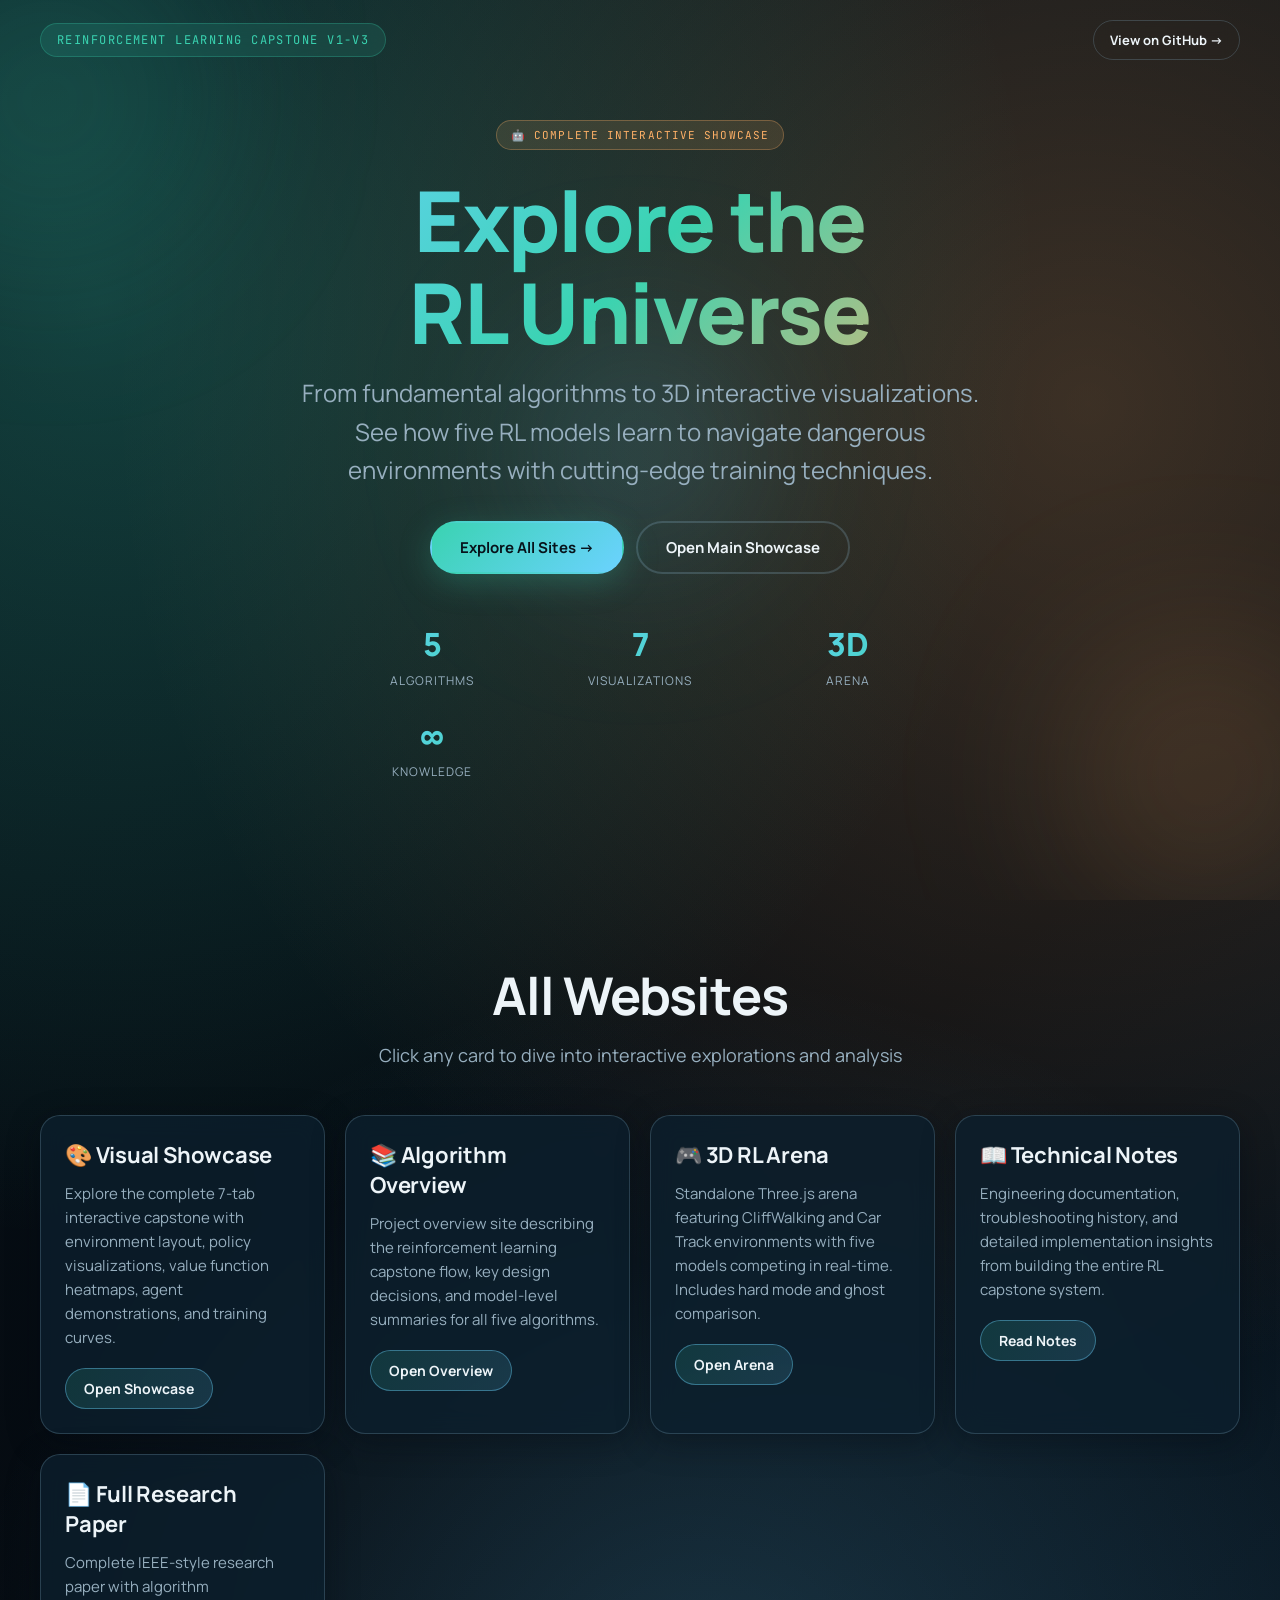
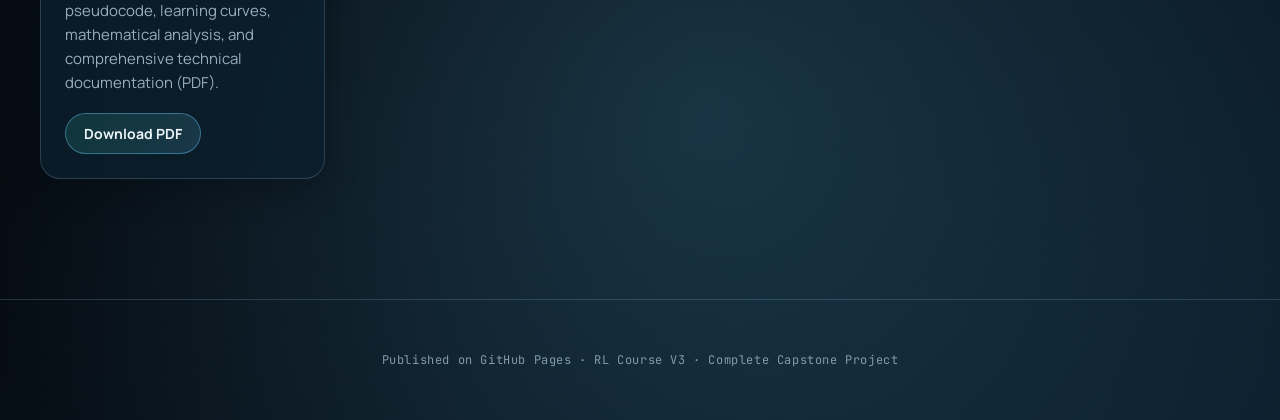
<file: index.html>
<!DOCTYPE html>
<html lang="en">
<head>
  <meta charset="UTF-8">
  <meta name="viewport" content="width=device-width, initial-scale=1.0">
  <title>RL Course Hub | Complete Capstone Showcase</title>
  <link rel="preconnect" href="https://fonts.googleapis.com">
  <link rel="preconnect" href="https://fonts.gstatic.com" crossorigin>
  <link href="https://fonts.googleapis.com/css2?family=Manrope:wght@400;500;600;700;800&family=JetBrains+Mono:wght@500&display=swap" rel="stylesheet">
  <style>
    :root {
      --bg: #07121a;
      --bg-soft: #0b1d2b;
      --text: #edf4f8;
      --muted: #97afbf;
      --card: rgba(12, 31, 46, 0.78);
      --line: rgba(150, 196, 223, 0.22);
      --accent-a: #3ad3b1;
      --accent-b: #ffb167;
      --accent-c: #6bd2ff;
    }

    * { box-sizing: border-box; }

    html, body { margin: 0; padding: 0; }

    body {
      min-height: 100vh;
      font-family: "Manrope", sans-serif;
      color: var(--text);
      background:
        radial-gradient(circle at 8% 15%, rgba(58, 211, 177, 0.25), transparent 45%),
        radial-gradient(circle at 85% 20%, rgba(255, 177, 103, 0.22), transparent 50%),
        radial-gradient(circle at 55% 85%, rgba(107, 210, 255, 0.18), transparent 40%),
        linear-gradient(140deg, var(--bg), #050a10 58%, var(--bg-soft));
      overflow-x: hidden;
      position: relative;
    }

    /* Animated background elements */
    .floating-orbs {
      position: fixed;
      inset: 0;
      pointer-events: none;
      z-index: 0;
      overflow: hidden;
    }

    .orb {
      position: absolute;
      border-radius: 50%;
      filter: blur(60px);
      opacity: 0.15;
      mix-blend-mode: screen;
    }

    .orb-1 {
      width: 400px;
      height: 400px;
      background: radial-gradient(circle, #3ad3b1, transparent);
      top: -100px;
      left: -150px;
      animation: float1 15s ease-in-out infinite;
    }

    .orb-2 {
      width: 350px;
      height: 350px;
      background: radial-gradient(circle, #ffb167, transparent);
      bottom: -50px;
      right: -100px;
      animation: float2 18s ease-in-out infinite;
    }

    .orb-3 {
      width: 300px;
      height: 300px;
      background: radial-gradient(circle, #6bd2ff, transparent);
      top: 50%;
      left: 50%;
      transform: translate(-50%, -50%);
      animation: float3 20s ease-in-out infinite;
    }

    @keyframes float1 {
      0%, 100% { transform: translate(0, 0); }
      50% { transform: translate(40px, -60px); }
    }

    @keyframes float2 {
      0%, 100% { transform: translate(0, 0); }
      50% { transform: translate(-50px, 50px); }
    }

    @keyframes float3 {
      0%, 100% { transform: translate(-50%, -50%) scale(1); }
      50% { transform: translate(-50%, -50%) scale(1.1); }
    }

    /* Hero section */
    .hero-container {
      position: relative;
      z-index: 1;
      min-height: 100vh;
      display: flex;
      flex-direction: column;
      justify-content: center;
      align-items: center;
      text-align: center;
      padding: 60px 20px;
    }

    .header-bar {
      position: absolute;
      top: 0;
      left: 0;
      right: 0;
      display: flex;
      justify-content: space-between;
      align-items: center;
      gap: 16px;
      padding: 20px 40px;
      z-index: 10;
    }

    .header-tag {
      font-family: "JetBrains Mono", monospace;
      font-size: 12px;
      letter-spacing: 0.12em;
      text-transform: uppercase;
      color: var(--accent-a);
      background: rgba(58, 211, 177, 0.12);
      border: 1px solid rgba(58, 211, 177, 0.25);
      border-radius: 999px;
      padding: 8px 16px;
      backdrop-filter: blur(8px);
      animation: slideDown 0.8s ease-out;
    }

    .header-repo {
      color: var(--text);
      text-decoration: none;
      border: 1px solid var(--line);
      border-radius: 999px;
      padding: 10px 16px;
      font-size: 13px;
      font-weight: 700;
      transition: all 0.3s ease;
      backdrop-filter: blur(8px);
      animation: slideDown 0.8s ease-out;
    }

    .header-repo:hover {
      border-color: var(--accent-c);
      background: rgba(107, 210, 255, 0.08);
      transform: translateY(-2px);
    }

    /* Hero content */
    .hero-content {
      max-width: 900px;
      animation: fadeInUp 1s ease-out 0.2s both;
    }

    .hero-badge {
      display: inline-block;
      font-family: "JetBrains Mono", monospace;
      font-size: 11px;
      letter-spacing: 0.1em;
      text-transform: uppercase;
      color: var(--accent-b);
      background: rgba(255, 177, 103, 0.12);
      border: 1px solid rgba(255, 177, 103, 0.3);
      border-radius: 999px;
      padding: 7px 14px;
      margin-bottom: 24px;
      backdrop-filter: blur(6px);
    }

    .hero-title {
      margin: 0 0 16px;
      font-size: clamp(44px, 8vw, 84px);
      font-weight: 800;
      line-height: 1.1;
      letter-spacing: -0.02em;
      background: linear-gradient(135deg, var(--accent-c) 0%, var(--accent-a) 50%, var(--accent-b) 100%);
      -webkit-background-clip: text;
      -webkit-text-fill-color: transparent;
      background-clip: text;
      text-wrap: balance;
    }

    .hero-subtitle {
      margin: 0 0 32px;
      font-size: clamp(16px, 3vw, 24px);
      color: var(--muted);
      line-height: 1.6;
      max-width: 700px;
      margin-left: auto;
      margin-right: auto;
      font-weight: 400;
    }

    .hero-buttons {
      display: flex;
      gap: 12px;
      justify-content: center;
      flex-wrap: wrap;
      margin-bottom: 48px;
    }

    .btn {
      display: inline-flex;
      align-items: center;
      gap: 8px;
      padding: 14px 28px;
      font-size: 15px;
      font-weight: 700;
      border-radius: 999px;
      text-decoration: none;
      transition: all 0.3s ease;
      border: 2px solid transparent;
      font-family: inherit;
      cursor: pointer;
    }

    .btn-primary {
      background: linear-gradient(135deg, var(--accent-a), var(--accent-c));
      color: var(--bg);
      box-shadow: 0 8px 32px rgba(58, 211, 177, 0.25);
    }

    .btn-primary:hover {
      transform: translateY(-3px);
      box-shadow: 0 12px 48px rgba(58, 211, 177, 0.35);
    }

    .btn-secondary {
      background: transparent;
      color: var(--text);
      border: 2px solid var(--line);
      backdrop-filter: blur(8px);
    }

    .btn-secondary:hover {
      border-color: var(--accent-c);
      background: rgba(107, 210, 255, 0.08);
      transform: translateY(-3px);
    }

    .hero-stats {
      display: grid;
      grid-template-columns: repeat(auto-fit, minmax(140px, 1fr));
      gap: 24px;
      max-width: 600px;
      margin: 48px auto 0;
    }

    .stat {
      text-align: center;
      animation: fadeInUp 1s ease-out 0.6s both;
    }

    .stat-number {
      font-size: 32px;
      font-weight: 800;
      background: linear-gradient(135deg, var(--accent-c), var(--accent-a));
      -webkit-background-clip: text;
      -webkit-text-fill-color: transparent;
      background-clip: text;
    }

    .stat-label {
      font-size: 12px;
      letter-spacing: 0.08em;
      text-transform: uppercase;
      color: var(--muted);
      margin-top: 6px;
    }

    /* Main content section */
    .main-content {
      position: relative;
      z-index: 1;
      padding: 60px 20px;
    }

    .section-header {
      text-align: center;
      margin-bottom: 48px;
    }

    .section-title {
      margin: 0;
      font-size: clamp(32px, 5vw, 52px);
      font-weight: 700;
      letter-spacing: -0.02em;
      margin-bottom: 12px;
    }

    .section-subtitle {
      margin: 0;
      font-size: clamp(15px, 2.5vw, 18px);
      color: var(--muted);
      max-width: 600px;
      margin-left: auto;
      margin-right: auto;
    }

    .grid {
      max-width: 1200px;
      margin: 0 auto;
      display: grid;
      grid-template-columns: repeat(auto-fit, minmax(280px, 1fr));
      gap: 20px;
    }

    .card {
      position: relative;
      border: 1px solid var(--line);
      border-radius: 20px;
      padding: 24px;
      background: var(--card);
      box-shadow: 0 8px 32px rgba(4, 11, 17, 0.4);
      backdrop-filter: blur(12px);
      transform: translateY(12px);
      opacity: 0;
      animation: cardIn 0.6s ease-out forwards;
      transition: all 0.3s ease;
    }

    .card:nth-child(1) { animation-delay: 0.1s; }
    .card:nth-child(2) { animation-delay: 0.2s; }
    .card:nth-child(3) { animation-delay: 0.3s; }
    .card:nth-child(4) { animation-delay: 0.4s; }
    .card:nth-child(5) { animation-delay: 0.5s; }

    .card::before {
      content: "";
      position: absolute;
      inset: -1px;
      border-radius: inherit;
      background: linear-gradient(130deg, rgba(58, 211, 177, 0.2), transparent 40%, rgba(107, 210, 255, 0.15));
      z-index: -1;
      opacity: 0;
      transition: opacity 0.3s ease;
    }

    .card:hover {
      transform: translateY(4px);
      border-color: var(--accent-a);
    }

    .card:hover::before { opacity: 1; }

    .card h2 {
      margin: 0 0 12px;
      font-size: 22px;
      font-weight: 700;
      letter-spacing: -0.01em;
    }

    .card p {
      margin: 0 0 18px;
      color: var(--muted);
      line-height: 1.6;
      font-size: 15px;
    }

    .card-btn {
      display: inline-flex;
      align-items: center;
      gap: 8px;
      color: var(--text);
      text-decoration: none;
      background: linear-gradient(120deg, rgba(58, 211, 177, 0.15), rgba(107, 210, 255, 0.15));
      border: 1px solid rgba(107, 210, 255, 0.4);
      border-radius: 999px;
      padding: 10px 18px;
      font-size: 14px;
      font-weight: 700;
      transition: all 0.25s ease;
    }

    .card-btn:hover {
      transform: translateX(4px);
      border-color: var(--accent-c);
      background: linear-gradient(120deg, rgba(58, 211, 177, 0.25), rgba(107, 210, 255, 0.25));
    }

    .footer {
      text-align: center;
      padding: 40px 20px;
      border-top: 1px solid var(--line);
      margin-top: 60px;
      position: relative;
      z-index: 1;
    }

    .footer-text {
      font-family: "JetBrains Mono", monospace;
      font-size: 12px;
      color: var(--muted);
      letter-spacing: 0.05em;
      opacity: 0.85;
    }

    @keyframes fadeInUp {
      from {
        transform: translateY(30px);
        opacity: 0;
      }
      to {
        transform: translateY(0);
        opacity: 1;
      }
    }

    @keyframes slideDown {
      from {
        transform: translateY(-20px);
        opacity: 0;
      }
      to {
        transform: translateY(0);
        opacity: 1;
      }
    }

    @keyframes cardIn {
      to {
        transform: translateY(0);
        opacity: 1;
      }
    }

    @media (max-width: 768px) {
      .header-bar {
        padding: 16px 20px;
        flex-direction: column;
        gap: 12px;
      }

      .hero-title {
        font-size: 48px;
      }

      .hero-buttons {
        flex-direction: column;
        gap: 10px;
      }

      .btn {
        width: 100%;
        justify-content: center;
      }

      .hero-stats {
        grid-template-columns: repeat(2, 1fr);
      }
    }
  </style>
</head>
<body>
  <!-- Floating animated background -->
  <div class="floating-orbs">
    <div class="orb orb-1"></div>
    <div class="orb orb-2"></div>
    <div class="orb orb-3"></div>
  </div>

  <!-- Hero Section -->
  <section class="hero-container">
    <div class="header-bar">
      <span class="header-tag">Reinforcement Learning Capstone V1-V3</span>
      <a class="header-repo" href="https://github.com/Xtreamsmarx/RL" target="_blank" rel="noopener noreferrer">
        View on GitHub →
      </a>
    </div>

    <div class="hero-content">
      <div class="hero-badge">🤖 Complete Interactive Showcase</div>

      <h1 class="hero-title">Explore the RL Universe</h1>

      <p class="hero-subtitle">
        From fundamental algorithms to 3D interactive visualizations. See how five RL models learn to navigate dangerous environments with cutting-edge training techniques.
      </p>

      <div class="hero-buttons">
        <a href="#sections" class="btn btn-primary">Explore All Sites →</a>
        <a href="website/visual.html" class="btn btn-secondary">Open Main Showcase</a>
      </div>

      <div class="hero-stats">
        <div class="stat">
          <div class="stat-number">5</div>
          <div class="stat-label">Algorithms</div>
        </div>
        <div class="stat">
          <div class="stat-number">7</div>
          <div class="stat-label">Visualizations</div>
        </div>
        <div class="stat">
          <div class="stat-number">3D</div>
          <div class="stat-label">Arena</div>
        </div>
        <div class="stat">
          <div class="stat-number">∞</div>
          <div class="stat-label">Knowledge</div>
        </div>
      </div>
    </div>
  </section>

  <!-- Main Content -->
  <div class="main-content">
    <section id="sections">
      <div class="section-header">
        <h2 class="section-title">All Websites</h2>
        <p class="section-subtitle">Click any card to dive into interactive explorations and analysis</p>
      </div>

      <div class="grid">
        <article class="card">
          <h2>🎨 Visual Showcase</h2>
          <p>Explore the complete 7-tab interactive capstone with environment layout, policy visualizations, value function heatmaps, agent demonstrations, and training curves.</p>
          <a class="card-btn" href="website/visual.html">Open Showcase</a>
        </article>

        <article class="card">
          <h2>📚 Algorithm Overview</h2>
          <p>Project overview site describing the reinforcement learning capstone flow, key design decisions, and model-level summaries for all five algorithms.</p>
          <a class="card-btn" href="website/index.html">Open Overview</a>
        </article>

        <article class="card">
          <h2>🎮 3D RL Arena</h2>
          <p>Standalone Three.js arena featuring CliffWalking and Car Track environments with five models competing in real-time. Includes hard mode and ghost comparison.</p>
          <a class="card-btn" href="V(extra)/index.html">Open Arena</a>
        </article>

        <article class="card">
          <h2>📖 Technical Notes</h2>
          <p>Engineering documentation, troubleshooting history, and detailed implementation insights from building the entire RL capstone system.</p>
          <a class="card-btn" href="docs/technical-challenges.md">Read Notes</a>
        </article>

        <article class="card">
          <h2>📄 Full Research Paper</h2>
          <p>Complete IEEE-style research paper with algorithm pseudocode, learning curves, mathematical analysis, and comprehensive technical documentation (PDF).</p>
          <a class="card-btn" href="website/RL.pdf" target="_blank" rel="noopener noreferrer">Download PDF</a>
        </article>
      </div>
    </section>
  </div>

  <footer class="footer">
    <p class="footer-text">Published on GitHub Pages · RL Course V3 · Complete Capstone Project</p>
  </footer>
</body>
</html>
</file>
